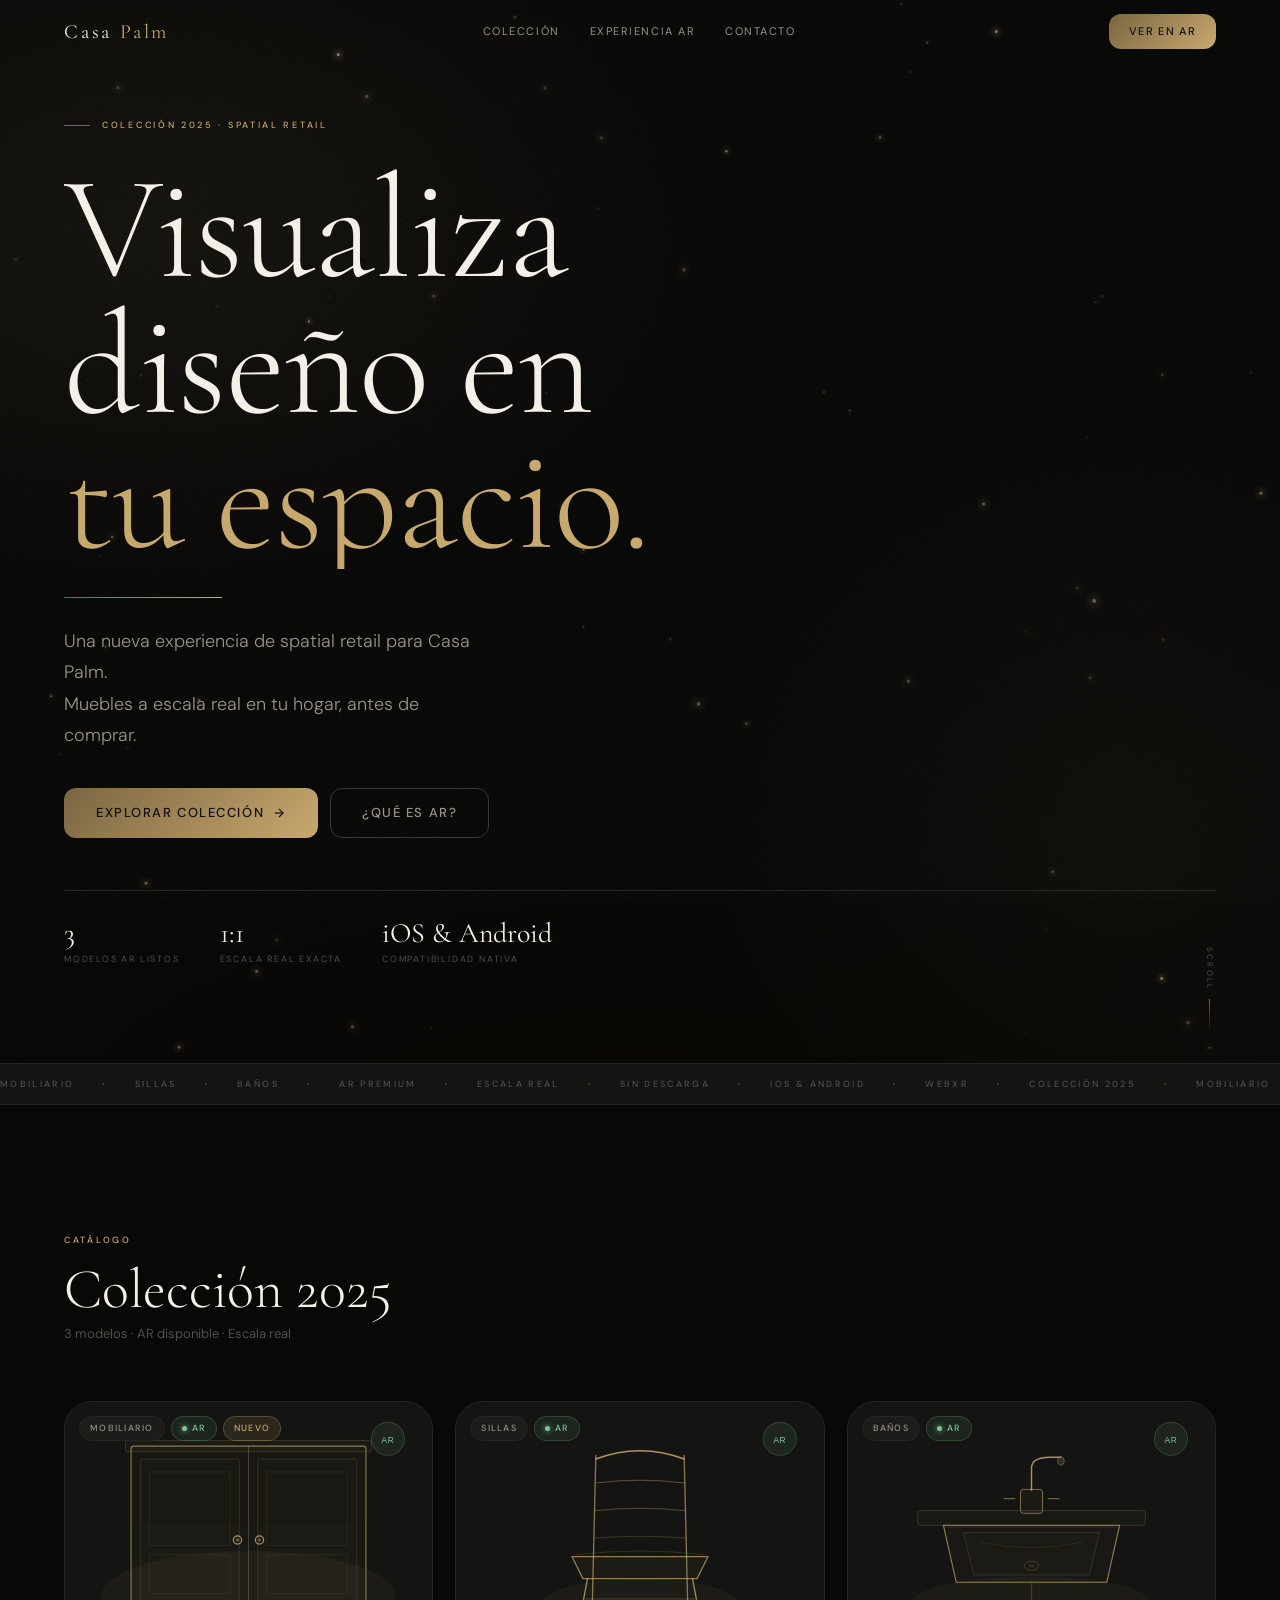
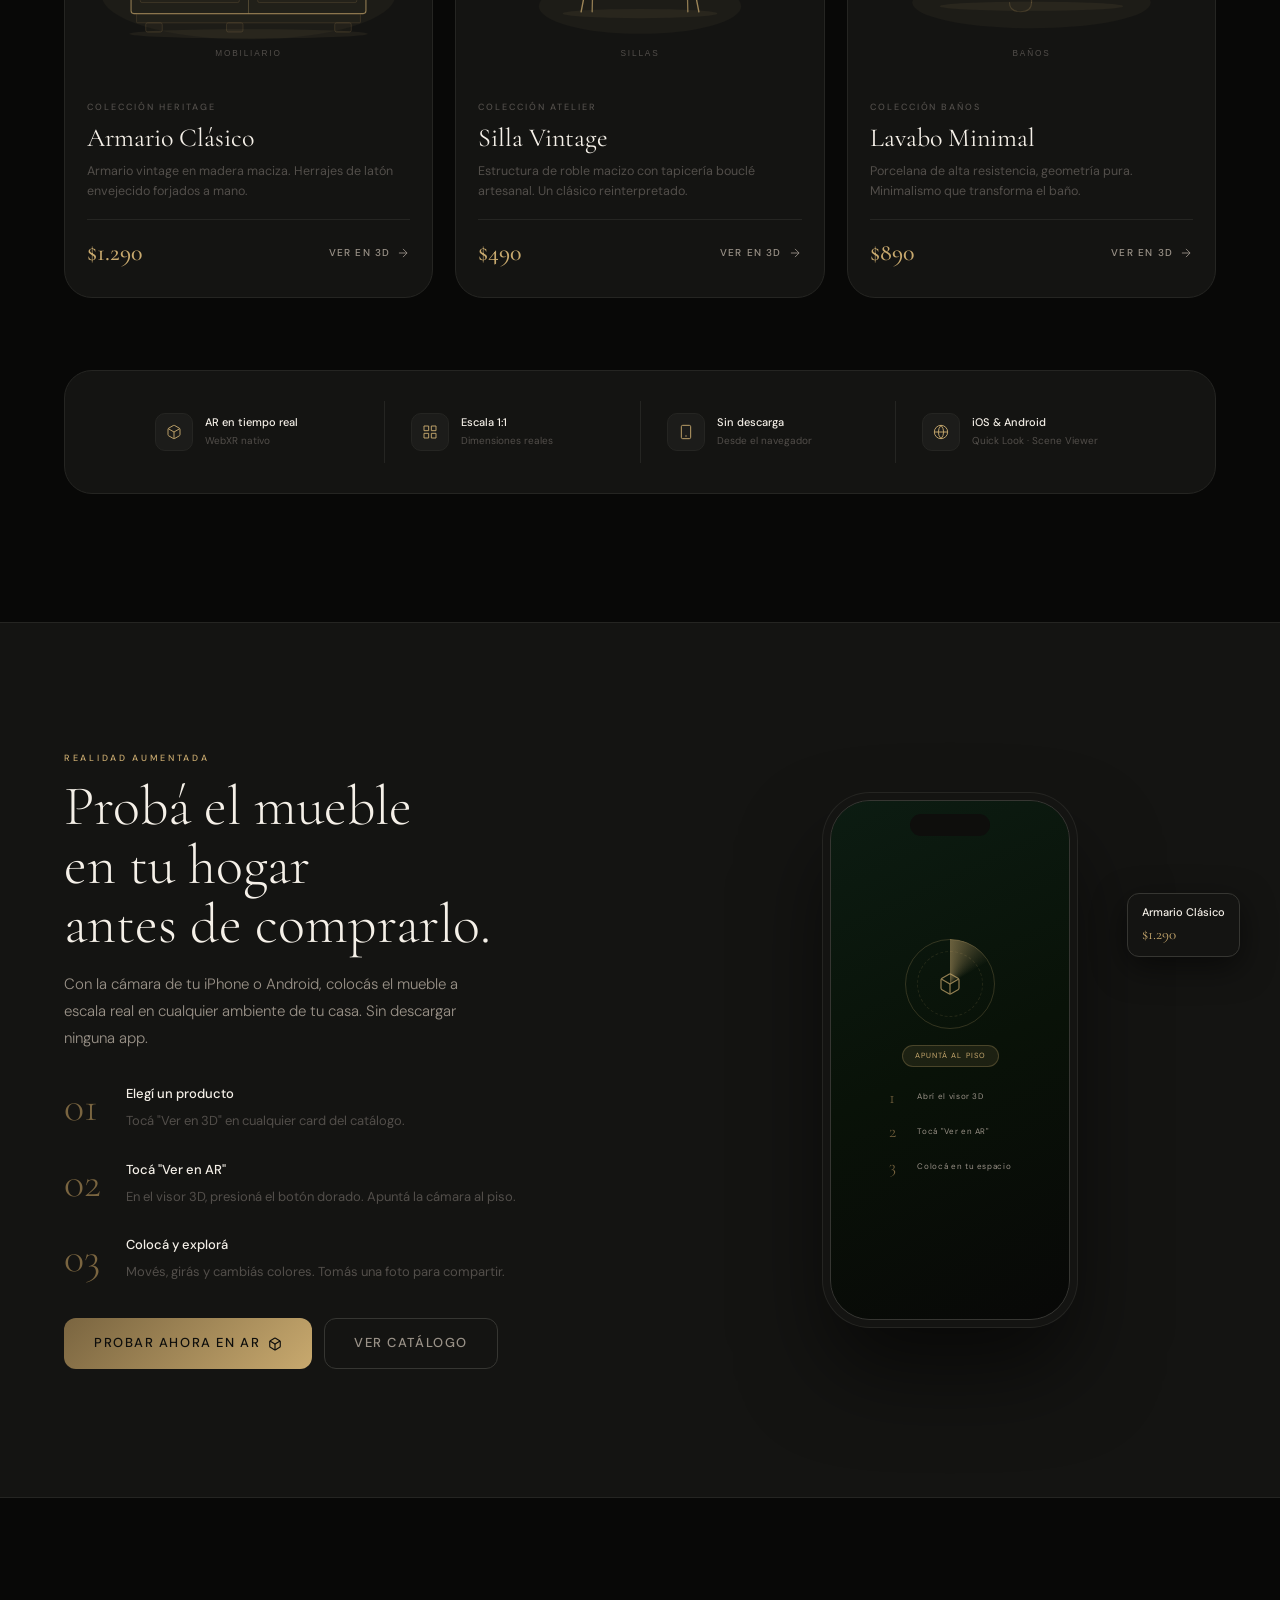
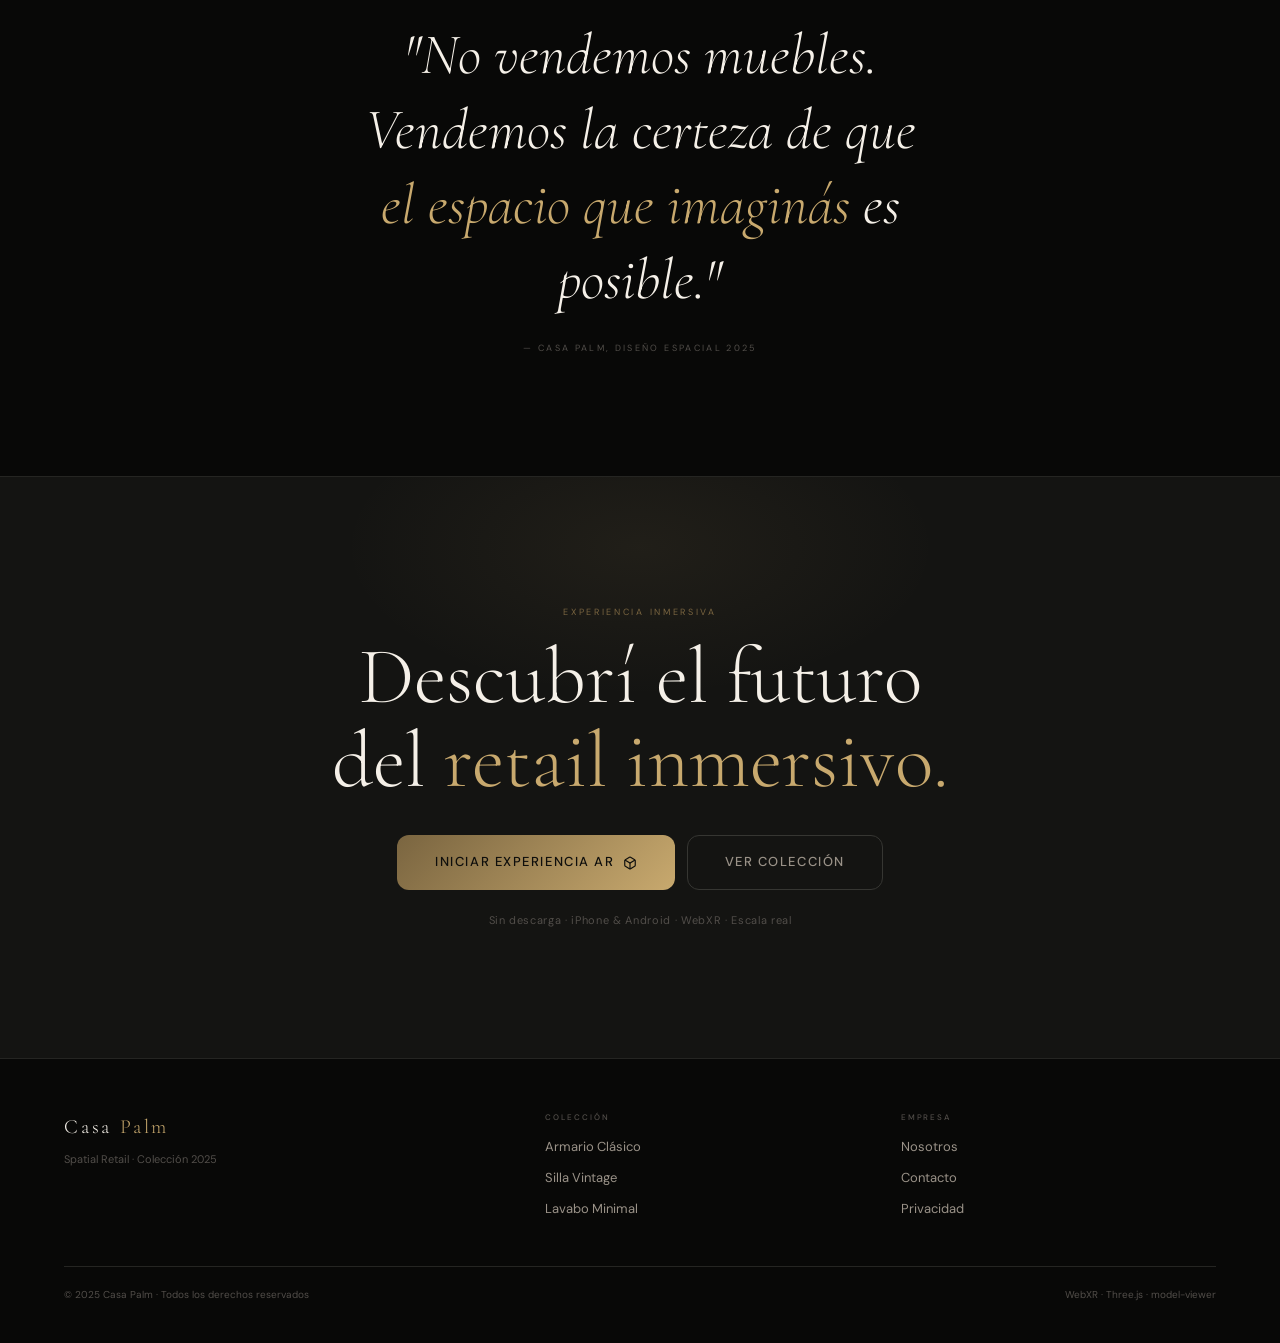
<file: index.html>
<!DOCTYPE html>
<html lang="es">
<head>
  <meta charset="UTF-8">
  <meta name="viewport" content="width=device-width, initial-scale=1.0">
  <meta name="description" content="Casa Palm — Visualizá tus muebles en realidad aumentada a escala real.">
  <meta name="theme-color" content="#080807">
  <title>Casa Palm — Spatial Retail</title>

  <link rel="preconnect" href="https://fonts.googleapis.com">
  <link rel="preconnect" href="https://fonts.gstatic.com" crossorigin>
  <link href="https://fonts.googleapis.com/css2?family=Cormorant+Garamond:ital,wght@0,300;0,400;0,500;1,300;1,400&family=DM+Sans:opsz,wght@9..40,300;9..40,400;9..40,500&display=swap" rel="stylesheet">

  <style>
  :root{
    --void:#080807;--ink:#0E0E0C;--sup:#141412;--sup2:#1C1C1A;
    --borde:#252522;--borde-hi:#363632;
    --oro:#C8A96E;--oro-l:#E5D4A8;--oro-d:#7A6540;
    --oro-glow:rgba(200,169,110,.13);
    --crema:#F5F0E8;--niebla:#9A9288;--fantasma:#524E4A;
    --serif:'Cormorant Garamond',Georgia,serif;
    --sans:'DM Sans',system-ui,sans-serif;
    --ease:cubic-bezier(.4,0,.2,1);
    --ease-o:cubic-bezier(0,0,.2,1);
    --spring:cubic-bezier(.34,1.56,.64,1);
    --tr:280ms var(--ease);
    --r:12px;--r-lg:20px;--r-xl:28px;
    --max:1360px;--gap:clamp(20px,5vw,72px);
  }
  *,*::before,*::after{box-sizing:border-box;margin:0;padding:0}
  html{scroll-behavior:smooth}
  body{background:var(--void);color:var(--crema);font-family:var(--sans);
    font-weight:400;line-height:1.6;-webkit-font-smoothing:antialiased;overflow-x:hidden}
  img,svg{display:block;max-width:100%}
  button,input{font:inherit}
  a{color:inherit;text-decoration:none}
  ul{list-style:none}
  ::selection{background:rgba(200,169,110,.22);color:var(--crema)}
  ::-webkit-scrollbar{width:3px}
  ::-webkit-scrollbar-thumb{background:var(--borde-hi);border-radius:2px}
  .wrap{width:100%;max-width:var(--max);margin-inline:auto;padding-inline:var(--gap)}

  /* GRAIN */
  .grain{position:fixed;inset:0;pointer-events:none;z-index:9999;opacity:.026;
    background-image:url("data:image/svg+xml,%3Csvg viewBox='0 0 256 256' xmlns='http://www.w3.org/2000/svg'%3E%3Cfilter id='n'%3E%3CfeTurbulence type='fractalNoise' baseFrequency='.85' numOctaves='4' stitchTiles='stitch'/%3E%3C/filter%3E%3Crect width='100%25' height='100%25' filter='url(%23n)'/%3E%3C/svg%3E");
    background-size:180px}

  /* NAV */
  #nav{position:fixed;top:0;left:0;right:0;z-index:900;height:64px;
    display:flex;align-items:center;justify-content:space-between;
    padding-inline:var(--gap);
    transition:background .5s var(--ease),border-color .5s var(--ease),backdrop-filter .5s var(--ease);
    border-bottom:1px solid transparent}
  #nav.on{background:rgba(8,8,7,.92);backdrop-filter:blur(24px);
    -webkit-backdrop-filter:blur(24px);border-bottom-color:var(--borde)}
  .nav-logo{font-family:var(--serif);font-size:20px;font-weight:400;letter-spacing:.14em}
  .nav-logo em{color:var(--oro);font-style:normal}
  .nav-links{display:flex;gap:30px}
  .nav-link{font-size:11px;letter-spacing:.14em;text-transform:uppercase;
    color:var(--niebla);transition:color var(--tr)}
  .nav-link:hover{color:var(--crema)}
  @media(max-width:768px){.nav-links{display:none}}
  .nav-cta{padding:9px 20px;border-radius:var(--r);
    background:linear-gradient(135deg,var(--oro-d),var(--oro));
    border:none;font-family:var(--sans);font-size:11px;font-weight:500;
    letter-spacing:.12em;text-transform:uppercase;color:var(--ink);
    cursor:pointer;transition:var(--tr)}
  .nav-cta:hover{background:linear-gradient(135deg,var(--oro),var(--oro-l));
    box-shadow:0 4px 22px rgba(200,169,110,.28)}

  /* HERO */
  #hero{position:relative;min-height:100svh;
    display:flex;flex-direction:column;justify-content:center;overflow:hidden;isolation:isolate}
  .h-atm{position:absolute;inset:0;z-index:0;
    background:radial-gradient(ellipse 70% 55% at 12% 22%,rgba(200,169,110,.07) 0%,transparent 62%),
      radial-gradient(ellipse 55% 65% at 88% 78%,rgba(200,169,110,.04) 0%,transparent 60%),
      radial-gradient(ellipse 100% 50% at 50% 108%,rgba(10,6,2,.96) 0%,transparent 55%),var(--void)}
  .h-scan{position:absolute;inset:0;z-index:1;pointer-events:none;
    background:repeating-linear-gradient(0deg,transparent,transparent 3px,rgba(0,0,0,.014) 3px,rgba(0,0,0,.014) 4px)}
  .h-grid{position:absolute;bottom:-10%;left:50%;z-index:1;width:180%;height:55%;
    transform:translateX(-50%) perspective(500px) rotateX(68deg);transform-origin:bottom center;
    background-image:linear-gradient(rgba(200,169,110,.052) 1px,transparent 1px),
      linear-gradient(90deg,rgba(200,169,110,.052) 1px,transparent 1px);
    background-size:48px 48px;
    mask-image:radial-gradient(ellipse 80% 70% at 50% 100%,black 0%,transparent 70%);
    -webkit-mask-image:radial-gradient(ellipse 80% 70% at 50% 100%,black 0%,transparent 70%);
    opacity:0;animation:gridOn 1.6s var(--ease) 1.4s forwards;pointer-events:none}
  @keyframes gridOn{to{opacity:1}}
  #hcv{position:absolute;inset:0;z-index:2;width:100%;height:100%;pointer-events:none}
  .h-body{position:relative;z-index:3;padding-inline:var(--gap);
    max-width:var(--max);margin-inline:auto;width:100%;padding-top:118px;padding-bottom:96px}
  .h-eye{display:flex;align-items:center;gap:12px;margin-bottom:30px;
    opacity:0;animation:up .9s var(--ease) .2s forwards}
  .eye-dash{width:26px;height:1px;background:var(--oro-d)}
  .eye-txt{font-size:9px;font-weight:500;letter-spacing:.30em;text-transform:uppercase;color:var(--oro)}
  .h-title{font-family:var(--serif);font-size:clamp(68px,11.5vw,148px);
    font-weight:300;line-height:.92;letter-spacing:-.01em;overflow:hidden;margin-bottom:10px}
  .tl{display:block;overflow:hidden;opacity:0;transform:translateY(105%)}
  .tl:nth-child(1){animation:lineUp 1s var(--ease-o) .36s forwards}
  .tl:nth-child(2){animation:lineUp 1s var(--ease-o) .52s forwards}
  .tl:nth-child(3){color:var(--oro);animation:lineUp 1s var(--ease-o) .68s forwards}
  .h-rule{height:1px;width:0;background:linear-gradient(90deg,var(--oro-d),var(--oro));
    margin-block:28px;animation:ruleGrow 1.1s var(--ease) .9s forwards}
  @keyframes ruleGrow{to{width:clamp(60px,13vw,158px)}}
  .h-sub{max-width:420px;font-size:clamp(15px,1.55vw,18px);font-weight:300;
    line-height:1.75;color:var(--niebla);opacity:0;animation:up .9s var(--ease) 1.06s forwards}
  .h-ctas{display:flex;gap:12px;flex-wrap:wrap;margin-top:36px;
    opacity:0;animation:up .9s var(--ease) 1.26s forwards}
  .h-stats{display:flex;gap:40px;flex-wrap:wrap;margin-top:52px;padding-top:28px;
    border-top:1px solid var(--borde);opacity:0;animation:up .9s var(--ease) 1.5s forwards}
  .sn{font-family:var(--serif);font-size:28px;font-weight:400;color:var(--crema);line-height:1;margin-bottom:5px}
  .sl{font-size:9px;letter-spacing:.20em;text-transform:uppercase;color:var(--fantasma)}
  .h-scroll{position:absolute;bottom:30px;right:var(--gap);z-index:3;
    display:flex;flex-direction:column;align-items:center;gap:8px;
    opacity:0;animation:up .8s var(--ease) 1.9s forwards;pointer-events:none}
  .sc-w{font-size:8px;letter-spacing:.28em;text-transform:uppercase;color:var(--fantasma);writing-mode:vertical-rl}
  .sc-l{width:1px;height:34px;background:linear-gradient(180deg,var(--oro-d),transparent);
    animation:tickPulse 2.2s ease-in-out infinite}
  @keyframes tickPulse{0%,100%{opacity:.35;height:34px}50%{opacity:1;height:50px}}
  @keyframes up{from{opacity:0;transform:translateY(20px)}to{opacity:1;transform:translateY(0)}}
  @keyframes lineUp{from{opacity:0;transform:translateY(105%)}to{opacity:1;transform:translateY(0)}}

  /* BOTONES */
  .btn{display:inline-flex;align-items:center;gap:8px;border:none;cursor:pointer;
    font-family:var(--sans);font-size:13px;font-weight:500;letter-spacing:.12em;
    text-transform:uppercase;border-radius:var(--r);transition:var(--tr);white-space:nowrap}
  .btn:active{transform:scale(.97)}
  .btn-g{padding:15px 32px;background:linear-gradient(135deg,var(--oro-d),var(--oro));color:var(--ink)}
  .btn-g:hover{background:linear-gradient(135deg,var(--oro),var(--oro-l));
    box-shadow:0 8px 32px rgba(200,169,110,.30);transform:translateY(-1px)}
  .btn-f{padding:14px 31px;background:transparent;border:1px solid var(--borde-hi);color:var(--niebla)}
  .btn-f:hover{border-color:var(--oro-d);color:var(--crema)}

  /* MARQUESINA */
  .mq-wrap{overflow:hidden;border-top:1px solid var(--borde);
    border-bottom:1px solid var(--borde);padding:13px 0;background:var(--sup)}
  .mq-track{display:flex;width:max-content;animation:mq 30s linear infinite}
  .mq-item{display:flex;align-items:center;gap:28px;padding-right:28px;
    font-size:9px;font-weight:500;letter-spacing:.26em;
    text-transform:uppercase;color:var(--fantasma);white-space:nowrap}
  .mq-item b{color:var(--oro-d)}
  @keyframes mq{from{transform:translateX(0)}to{transform:translateX(-50%)}}

  /* SECCIONES */
  .sec-tag{font-size:9px;font-weight:500;letter-spacing:.30em;text-transform:uppercase;
    color:var(--oro);margin-bottom:12px}
  .sec-h{font-family:var(--serif);font-size:clamp(34px,5vw,56px);font-weight:300;line-height:1.05}
  .sec-meta{font-size:13px;color:var(--fantasma);margin-top:6px}

  /* COLECCIÓN */
  #coleccion{padding:clamp(80px,10vw,130px) 0}
  .cards{display:grid;grid-template-columns:repeat(3,1fr);
    gap:clamp(14px,2vw,22px);margin-top:clamp(36px,5vw,56px)}
  @media(max-width:900px){.cards{grid-template-columns:repeat(2,1fr)}}
  @media(max-width:560px){.cards{grid-template-columns:1fr}}

  .card{background:var(--sup);border:1px solid var(--borde);border-radius:var(--r-xl);
    overflow:hidden;cursor:pointer;
    transition:border-color .38s var(--ease),transform .38s var(--ease),box-shadow .38s var(--ease);
    display:flex;flex-direction:column}
  .card:hover{border-color:rgba(200,169,110,.38);transform:translateY(-6px);
    box-shadow:0 28px 72px rgba(0,0,0,.48)}
  .card:focus-visible{outline:2px solid var(--oro-d);outline-offset:3px}

  /* Visual de card — thumbnail */
  .card-vis{position:relative;aspect-ratio:4/3;background:var(--sup2);overflow:hidden;
    display:flex;align-items:center;justify-content:center}
  .card-vis img{width:100%;height:100%;object-fit:cover;
    transition:transform .55s var(--ease)}
  .card:hover .card-vis img{transform:scale(1.06)}

  /* Placeholder cuando no hay imagen */
  .card-placeholder{position:absolute;inset:0;display:flex;align-items:center;
    justify-content:center;color:var(--borde-hi)}

  .card-ov{position:absolute;inset:0;
    background:linear-gradient(180deg,transparent 20%,rgba(8,8,7,.88) 100%);
    display:flex;align-items:flex-end;padding:18px;
    opacity:0;transition:opacity .32s var(--ease)}
  .card:hover .card-ov{opacity:1}
  .ov-btn{width:100%;padding:11px 14px;background:rgba(200,169,110,.92);
    border:none;border-radius:10px;font-family:var(--sans);font-size:11px;font-weight:500;
    letter-spacing:.12em;text-transform:uppercase;color:var(--ink);
    cursor:pointer;transition:background var(--tr)}
  .ov-btn:hover{background:var(--oro-l)}

  .card-bgs{position:absolute;top:14px;left:14px;display:flex;gap:6px;z-index:2}
  .bdg{display:inline-flex;align-items:center;padding:3px 10px;border-radius:100px;
    font-size:9px;font-weight:500;letter-spacing:.14em;text-transform:uppercase}
  .bdg-s{background:var(--sup2);border:1px solid var(--borde);color:var(--niebla)}
  .bdg-g{background:var(--oro-glow);border:1px solid rgba(200,169,110,.28);color:var(--oro)}
  .bdg-ar{display:flex;align-items:center;gap:5px;padding:4px 10px;border-radius:100px;
    background:rgba(90,158,114,.12);border:1px solid rgba(90,158,114,.30);
    font-size:9px;font-weight:500;letter-spacing:.12em;text-transform:uppercase;color:#7EC896}
  .ar-dot{width:5px;height:5px;border-radius:50%;background:#7EC896;
    box-shadow:0 0 6px #7EC896;animation:arBlink 2.3s ease-in-out infinite}
  @keyframes arBlink{0%,100%{opacity:1}50%{opacity:.2}}

  .card-body{padding:22px 22px 24px;display:flex;flex-direction:column;flex:1}
  .card-sub{font-size:9px;font-weight:500;letter-spacing:.22em;text-transform:uppercase;
    color:var(--fantasma);margin-bottom:8px}
  .card-nom{font-family:var(--serif);font-size:clamp(20px,2.5vw,26px);font-weight:400;
    line-height:1.2;color:var(--crema);margin-bottom:8px}
  .card-desc{font-size:12.5px;color:var(--fantasma);line-height:1.6;margin-bottom:18px;flex:1}
  .card-foot{display:flex;align-items:center;justify-content:space-between;
    padding-top:14px;border-top:1px solid var(--borde)}
  .card-price{font-family:var(--serif);font-size:24px;font-weight:500;color:var(--oro)}
  .card-act{display:flex;align-items:center;gap:6px;font-size:10px;font-weight:500;
    letter-spacing:.12em;text-transform:uppercase;color:var(--niebla);transition:color var(--tr)}
  .card:hover .card-act{color:var(--oro)}
  .card-act svg{width:14px;height:14px}

  /* FEATURES */
  .feats{display:flex;flex-wrap:wrap;justify-content:center;
    margin-top:clamp(48px,6vw,72px);padding:30px var(--gap);
    background:var(--sup);border:1px solid var(--borde);border-radius:var(--r-xl)}
  .feat{display:flex;align-items:center;gap:12px;padding:12px 26px;
    flex:1;min-width:150px;border-right:1px solid var(--borde)}
  .feat:last-child{border-right:none}
  @media(max-width:640px){.feat{border-right:none;border-bottom:1px solid var(--borde)}.feat:last-child{border-bottom:none}}
  .feat-ico{width:38px;height:38px;border-radius:10px;background:var(--sup2);
    border:1px solid var(--borde);display:flex;align-items:center;justify-content:center;
    color:var(--oro);flex-shrink:0}
  .feat-ico svg{width:16px;height:16px}
  .feat-t{font-size:11px;font-weight:500;color:var(--crema);margin-bottom:2px}
  .feat-s{font-size:10px;color:var(--fantasma)}

  /* EXPERIENCIA AR */
  #experiencia{padding:clamp(80px,10vw,140px) 0;background:var(--sup);
    border-top:1px solid var(--borde);border-bottom:1px solid var(--borde)}
  .exp-lay{display:grid;grid-template-columns:1fr 1fr;
    gap:clamp(40px,7vw,100px);align-items:center}
  @media(max-width:820px){.exp-lay{grid-template-columns:1fr}.exp-r{order:-1}}
  .exp-pasos{display:flex;flex-direction:column;gap:28px;margin-top:32px}
  .paso{display:flex;gap:22px;align-items:flex-start}
  .paso-n{font-family:var(--serif);font-size:42px;font-weight:300;
    color:var(--oro-d);line-height:1;flex-shrink:0;width:40px;padding-top:2px}
  .paso-t h4{font-size:13px;font-weight:500;color:var(--crema);margin-bottom:5px}
  .paso-t p{font-size:13px;color:var(--fantasma);line-height:1.65}
  .exp-ctas{margin-top:36px;display:flex;gap:12px;flex-wrap:wrap}

  /* TELÉFONO MOCKUP — visual AR explicativo */
  .exp-r{display:flex;justify-content:center;align-items:center;position:relative}
  .tel{width:min(240px,58vw);aspect-ratio:9/19.5;
    border:1.5px solid var(--borde-hi);border-radius:40px;
    background:var(--sup2);overflow:hidden;position:relative;
    box-shadow:0 0 0 7px var(--sup),0 0 0 8px var(--borde),0 48px 88px rgba(0,0,0,.58)}
  .tel-notch{position:absolute;top:13px;left:50%;transform:translateX(-50%);
    width:80px;height:22px;background:var(--ink);border-radius:100px;z-index:3}
  .tel-screen{position:absolute;inset:0;
    background:linear-gradient(155deg,#0C1C12 0%,#091208 50%,var(--void) 100%);
    display:flex;flex-direction:column;align-items:center;justify-content:center;gap:16px}

  /* Pasos visuales dentro del teléfono */
  .tel-steps{display:flex;flex-direction:column;align-items:center;gap:6px;padding:0 20px}
  .tel-step{display:flex;align-items:center;gap:8px;width:100%}
  .tel-step-n{font-family:var(--serif);font-size:18px;color:var(--oro-d);
    font-weight:300;flex-shrink:0;width:20px}
  .tel-step-t{font-size:8px;letter-spacing:.08em;color:var(--niebla);line-height:1.4}

  /* Anillo AR en el teléfono */
  .ar-ring{width:90px;height:90px;position:relative;
    display:flex;align-items:center;justify-content:center;flex-shrink:0}
  .r-ext{position:absolute;inset:0;border:1px solid rgba(200,169,110,.22);
    border-radius:50%;animation:breathe 3s ease-in-out infinite}
  .r-int{position:absolute;inset:12px;border:1px dashed rgba(200,169,110,.14);
    border-radius:50%;animation:breathe 3s ease-in-out .8s infinite reverse}
  .r-spin{position:absolute;inset:0;border-radius:50%;overflow:hidden}
  .r-spin::after{content:'';position:absolute;inset:0;border-radius:50%;
    background:conic-gradient(from 0deg,rgba(200,169,110,.5) 0deg,transparent 60deg,transparent 360deg);
    animation:spin 2.4s linear infinite}
  @keyframes breathe{0%,100%{transform:scale(1);opacity:.5}50%{transform:scale(1.08);opacity:1}}
  @keyframes spin{to{transform:rotate(360deg)}}
  .ar-ico{color:var(--oro);opacity:.72;z-index:1}
  .tel-est{padding:4px 12px;border-radius:100px;
    background:rgba(200,169,110,.10);border:1px solid rgba(200,169,110,.26);
    font-size:7.5px;letter-spacing:.14em;text-transform:uppercase;color:var(--oro)}

  /* Tag flotante */
  .tel-tag{position:absolute;top:18%;right:-24px;
    background:var(--sup);border:1px solid var(--borde-hi);
    border-radius:var(--r);padding:10px 14px;
    box-shadow:0 10px 32px rgba(0,0,0,.5)}
  .tt-nom{font-size:11px;font-weight:500;color:var(--crema);white-space:nowrap}
  .tt-pre{font-family:var(--serif);font-size:15px;color:var(--oro)}
  @media(max-width:480px){.tel-tag{display:none}}

  /* MANIFIESTO */
  #manifiesto{padding:clamp(80px,10vw,120px) 0;text-align:center}
  .mani-q{font-family:var(--serif);font-size:clamp(28px,4.5vw,58px);
    font-weight:300;font-style:italic;line-height:1.3;color:var(--crema);
    max-width:820px;margin-inline:auto;padding-inline:var(--gap)}
  .mani-q em{color:var(--oro);font-style:italic}
  .mani-src{margin-top:24px;font-size:9px;letter-spacing:.26em;
    text-transform:uppercase;color:var(--fantasma)}

  /* CTA FINAL */
  #cta-final{padding:clamp(80px,10vw,140px) 0;background:var(--sup);
    border-top:1px solid var(--borde);text-align:center;position:relative;overflow:hidden}
  #cta-final::before{content:'';position:absolute;top:-80px;left:50%;
    transform:translateX(-50%);width:600px;height:300px;
    background:radial-gradient(ellipse,rgba(200,169,110,.07) 0%,transparent 70%);
    pointer-events:none}
  .cta-eti{font-size:9px;letter-spacing:.30em;text-transform:uppercase;color:var(--oro-d);margin-bottom:16px}
  .cta-h{font-family:var(--serif);font-size:clamp(38px,6.5vw,80px);
    font-weight:300;line-height:1.05;color:var(--crema);
    max-width:660px;margin-inline:auto;margin-bottom:32px}
  .cta-h em{color:var(--oro);font-style:normal}
  .cta-acc{display:flex;gap:12px;justify-content:center;flex-wrap:wrap}
  .cta-nota{margin-top:22px;font-size:11px;color:var(--fantasma);letter-spacing:.06em}

  /* FOOTER */
  footer{padding:52px 0 40px;border-top:1px solid var(--borde)}
  .pie{display:grid;grid-template-columns:1.4fr 1fr 1fr;gap:40px}
  @media(max-width:640px){.pie{grid-template-columns:1fr;gap:28px}}
  .pie-logo{font-family:var(--serif);font-size:20px;font-weight:300;
    letter-spacing:.14em;margin-bottom:8px}
  .pie-logo em{color:var(--oro);font-style:normal}
  .pie-line{font-size:11px;color:var(--fantasma)}
  .pie-col h5{font-size:8px;font-weight:500;letter-spacing:.24em;
    text-transform:uppercase;color:var(--fantasma);margin-bottom:14px}
  .pie-col a{display:block;font-size:13px;color:var(--niebla);
    margin-bottom:10px;transition:color var(--tr)}
  .pie-col a:hover{color:var(--crema)}
  .pie-base{margin-top:36px;padding-top:20px;border-top:1px solid var(--borde);
    display:flex;justify-content:space-between;gap:12px;flex-wrap:wrap}
  .pie-copy{font-size:10px;color:var(--fantasma)}

  /* REVEAL */
  [data-r]{opacity:0;transform:translateY(26px);
    transition:opacity .72s var(--ease),transform .72s var(--ease)}
  [data-r].vis{opacity:1;transform:translateY(0)}
  [data-r][data-d="1"]{transition-delay:.08s}
  [data-r][data-d="2"]{transition-delay:.16s}
  [data-r][data-d="3"]{transition-delay:.24s}
  [data-r][data-d="4"]{transition-delay:.32s}
  </style>
</head>
<body>

<div class="grain" aria-hidden="true"></div>

<!-- NAV -->
<nav id="nav">
  <a href="index.html" class="nav-logo">Casa <em>Palm</em></a>
  <div class="nav-links">
    <a href="#coleccion"   class="nav-link">Colección</a>
    <a href="#experiencia" class="nav-link">Experiencia AR</a>
    <a href="#"            class="nav-link">Contacto</a>
  </div>
  <!-- ✅ viewer.html (no visor.html) -->
  <button class="nav-cta" onclick="location.href='viewer.html?product=mueble'">Ver en AR</button>
</nav>

<!-- HERO -->
<section id="hero">
  <div class="h-atm" aria-hidden="true"></div>
  <div class="h-scan" aria-hidden="true"></div>
  <div class="h-grid" aria-hidden="true"></div>
  <canvas id="hcv" aria-hidden="true"></canvas>

  <div class="h-body">
    <p class="h-eye">
      <span class="eye-dash"></span>
      <span class="eye-txt">Colección 2025 · Spatial Retail</span>
    </p>
    <h1 class="h-title">
      <span class="tl">Visualiza</span>
      <span class="tl">diseño en</span>
      <span class="tl">tu espacio.</span>
    </h1>
    <div class="h-rule"></div>
    <p class="h-sub">
      Una nueva experiencia de spatial retail para Casa Palm.<br>
      Muebles a escala real en tu hogar, antes de comprar.
    </p>
    <div class="h-ctas">
      <button class="btn btn-g"
        onclick="document.getElementById('coleccion').scrollIntoView({behavior:'smooth'})">
        Explorar colección
        <svg width="14" height="14" viewBox="0 0 24 24" fill="none" stroke="currentColor" stroke-width="2">
          <line x1="5" y1="12" x2="19" y2="12"/><polyline points="12 5 19 12 12 19"/>
        </svg>
      </button>
      <button class="btn btn-f"
        onclick="document.getElementById('experiencia').scrollIntoView({behavior:'smooth'})">
        ¿Qué es AR?
      </button>
    </div>
    <div class="h-stats">
      <div><div class="sn">3</div><div class="sl">Modelos AR listos</div></div>
      <div><div class="sn">1:1</div><div class="sl">Escala real exacta</div></div>
      <div><div class="sn">iOS &amp; Android</div><div class="sl">Compatibilidad nativa</div></div>
    </div>
  </div>

  <div class="h-scroll" aria-hidden="true">
    <span class="sc-w">Scroll</span>
    <div class="sc-l"></div>
  </div>
</section>

<!-- MARQUESINA -->
<div class="mq-wrap" aria-hidden="true">
  <div class="mq-track" id="mq"></div>
</div>

<!-- COLECCIÓN -->
<section id="coleccion">
  <div class="wrap">
    <div style="display:flex;align-items:flex-end;justify-content:space-between;flex-wrap:wrap;gap:16px" data-r>
      <div>
        <p class="sec-tag">Catálogo</p>
        <h2 class="sec-h">Colección 2025</h2>
        <p class="sec-meta">3 modelos · AR disponible · Escala real</p>
      </div>
    </div>

    <div class="cards">

      <!-- ARMARIO CLÁSICO -->
      <!-- ✅ viewer.html?product=mueble -->
      <article class="card" tabindex="0" role="button"
        onclick="location.href='viewer.html?product=mueble'"
        onkeydown="if(event.key==='Enter'||event.key===' '){event.preventDefault();location.href='viewer.html?product=mueble'}"
        data-r data-d="1">
        <div class="card-vis">
          <!-- ✅ thumbnails/ (no miniaturas/) -->
          <img src="thumbnails/mueble.svg" alt="Armario Clásico"
            width="400" height="300" loading="eager" decoding="async"
            onerror="this.style.display='none'">
          <div class="card-ov">
            <button class="ov-btn" tabindex="-1">Ver en 3D →</button>
          </div>
          <div class="card-bgs">
            <span class="bdg bdg-s">Mobiliario</span>
            <span class="bdg-ar"><span class="ar-dot"></span>AR</span>
            <span class="bdg bdg-g">Nuevo</span>
          </div>
        </div>
        <div class="card-body">
          <p class="card-sub">Colección Heritage</p>
          <h3 class="card-nom">Armario Clásico</h3>
          <p class="card-desc">Armario vintage en madera maciza. Herrajes de latón envejecido forjados a mano.</p>
          <div class="card-foot">
            <span class="card-price">$1.290</span>
            <span class="card-act">
              Ver en 3D
              <svg viewBox="0 0 24 24" fill="none" stroke="currentColor" stroke-width="1.5">
                <line x1="5" y1="12" x2="19" y2="12"/>
                <polyline points="12 5 19 12 12 19"/>
              </svg>
            </span>
          </div>
        </div>
      </article>

      <!-- SILLA VINTAGE -->
      <!-- ✅ viewer.html?product=silla-vintage -->
      <article class="card" tabindex="0" role="button"
        onclick="location.href='viewer.html?product=silla-vintage'"
        onkeydown="if(event.key==='Enter'||event.key===' '){event.preventDefault();location.href='viewer.html?product=silla-vintage'}"
        data-r data-d="2">
        <div class="card-vis">
          <!-- ✅ thumbnails/ -->
          <img src="thumbnails/silla-vintage.svg" alt="Silla Vintage"
            width="400" height="300" loading="lazy" decoding="async"
            onerror="this.style.display='none'">
          <div class="card-ov">
            <button class="ov-btn" tabindex="-1">Ver en 3D →</button>
          </div>
          <div class="card-bgs">
            <span class="bdg bdg-s">Sillas</span>
            <span class="bdg-ar"><span class="ar-dot"></span>AR</span>
          </div>
        </div>
        <div class="card-body">
          <p class="card-sub">Colección Atelier</p>
          <h3 class="card-nom">Silla Vintage</h3>
          <p class="card-desc">Estructura de roble macizo con tapicería bouclé artesanal. Un clásico reinterpretado.</p>
          <div class="card-foot">
            <span class="card-price">$490</span>
            <span class="card-act">
              Ver en 3D
              <svg viewBox="0 0 24 24" fill="none" stroke="currentColor" stroke-width="1.5">
                <line x1="5" y1="12" x2="19" y2="12"/>
                <polyline points="12 5 19 12 12 19"/>
              </svg>
            </span>
          </div>
        </div>
      </article>

      <!-- LAVABO MINIMAL -->
      <!-- ✅ viewer.html?product=lavabo -->
      <article class="card" tabindex="0" role="button"
        onclick="location.href='viewer.html?product=lavabo'"
        onkeydown="if(event.key==='Enter'||event.key===' '){event.preventDefault();location.href='viewer.html?product=lavabo'}"
        data-r data-d="3">
        <div class="card-vis">
          <!-- ✅ thumbnails/ -->
          <img src="thumbnails/lavabo.svg" alt="Lavabo Minimal"
            width="400" height="300" loading="lazy" decoding="async"
            onerror="this.style.display='none'">
          <div class="card-ov">
            <button class="ov-btn" tabindex="-1">Ver en 3D →</button>
          </div>
          <div class="card-bgs">
            <span class="bdg bdg-s">Baños</span>
            <span class="bdg-ar"><span class="ar-dot"></span>AR</span>
          </div>
        </div>
        <div class="card-body">
          <p class="card-sub">Colección Baños</p>
          <h3 class="card-nom">Lavabo Minimal</h3>
          <p class="card-desc">Porcelana de alta resistencia, geometría pura. Minimalismo que transforma el baño.</p>
          <div class="card-foot">
            <span class="card-price">$890</span>
            <span class="card-act">
              Ver en 3D
              <svg viewBox="0 0 24 24" fill="none" stroke="currentColor" stroke-width="1.5">
                <line x1="5" y1="12" x2="19" y2="12"/>
                <polyline points="12 5 19 12 12 19"/>
              </svg>
            </span>
          </div>
        </div>
      </article>

    </div><!-- /cards -->

    <!-- Features -->
    <div class="feats" data-r data-d="4">
      <div class="feat">
        <div class="feat-ico">
          <svg viewBox="0 0 24 24" fill="none" stroke="currentColor" stroke-width="1.4">
            <path d="M21 16V8a2 2 0 0 0-1-1.73l-7-4a2 2 0 0 0-2 0l-7 4A2 2 0 0 0 3 8v8a2 2 0 0 0 1 1.73l7 4a2 2 0 0 0 2 0l7-4A2 2 0 0 0 21 16z"/>
            <polyline points="3.27 6.96 12 12.01 20.73 6.96"/>
            <line x1="12" y1="22.08" x2="12" y2="12"/>
          </svg>
        </div>
        <div><div class="feat-t">AR en tiempo real</div><div class="feat-s">WebXR nativo</div></div>
      </div>
      <div class="feat">
        <div class="feat-ico">
          <svg viewBox="0 0 24 24" fill="none" stroke="currentColor" stroke-width="1.4">
            <path d="M3 3h7v7H3zM14 3h7v7h-7zM14 14h7v7h-7zM3 14h7v7H3z"/>
          </svg>
        </div>
        <div><div class="feat-t">Escala 1:1</div><div class="feat-s">Dimensiones reales</div></div>
      </div>
      <div class="feat">
        <div class="feat-ico">
          <svg viewBox="0 0 24 24" fill="none" stroke="currentColor" stroke-width="1.4">
            <rect x="5" y="2" width="14" height="20" rx="2"/>
            <line x1="12" y1="18" x2="12.01" y2="18" stroke-linecap="round" stroke-width="2"/>
          </svg>
        </div>
        <div><div class="feat-t">Sin descarga</div><div class="feat-s">Desde el navegador</div></div>
      </div>
      <div class="feat">
        <div class="feat-ico">
          <svg viewBox="0 0 24 24" fill="none" stroke="currentColor" stroke-width="1.4">
            <circle cx="12" cy="12" r="10"/>
            <path d="M2 12h20M12 2a15 15 0 0 1 4 10 15 15 0 0 1-4 10 15 15 0 0 1-4-10 15 15 0 0 1 4-10z"/>
          </svg>
        </div>
        <div><div class="feat-t">iOS &amp; Android</div><div class="feat-s">Quick Look · Scene Viewer</div></div>
      </div>
    </div>

  </div>
</section>

<!-- EXPERIENCIA AR — rediseñada para ser más clara -->
<section id="experiencia">
  <div class="wrap">
    <div class="exp-lay">

      <div>
        <div data-r>
          <p class="sec-tag">Realidad Aumentada</p>
          <h2 class="sec-h">Probá el mueble<br>en tu hogar<br>antes de comprarlo.</h2>
        </div>
        <p style="font-size:15px;color:var(--niebla);font-weight:300;line-height:1.8;margin-top:18px;max-width:400px" data-r data-d="1">
          Con la cámara de tu iPhone o Android, colocás el mueble a escala real en cualquier ambiente de tu casa. Sin descargar ninguna app.
        </p>
        <div class="exp-pasos" data-r data-d="2">
          <div class="paso">
            <div class="paso-n">01</div>
            <div class="paso-t">
              <h4>Elegí un producto</h4>
              <p>Tocá "Ver en 3D" en cualquier card del catálogo.</p>
            </div>
          </div>
          <div class="paso">
            <div class="paso-n">02</div>
            <div class="paso-t">
              <h4>Tocá "Ver en AR"</h4>
              <p>En el visor 3D, presioná el botón dorado. Apuntá la cámara al piso.</p>
            </div>
          </div>
          <div class="paso">
            <div class="paso-n">03</div>
            <div class="paso-t">
              <h4>Colocá y explorá</h4>
              <p>Movés, girás y cambiás colores. Tomás una foto para compartir.</p>
            </div>
          </div>
        </div>
        <div class="exp-ctas" data-r data-d="3">
          <button class="btn btn-g"
            onclick="location.href='viewer.html?product=mueble'"
            style="font-size:13px;padding:15px 30px">
            Probar ahora en AR
            <svg width="14" height="14" viewBox="0 0 24 24" fill="none" stroke="currentColor" stroke-width="2">
              <path d="M21 16V8a2 2 0 0 0-1-1.73l-7-4a2 2 0 0 0-2 0l-7 4A2 2 0 0 0 3 8v8a2 2 0 0 0 1 1.73l7 4a2 2 0 0 0 2 0l7-4A2 2 0 0 0 21 16z"/>
              <polyline points="3.27 6.96 12 12.01 20.73 6.96"/>
              <line x1="12" y1="22.08" x2="12" y2="12"/>
            </svg>
          </button>
          <button class="btn btn-f"
            onclick="document.getElementById('coleccion').scrollIntoView({behavior:'smooth'})"
            style="font-size:13px;padding:14px 29px">
            Ver catálogo
          </button>
        </div>
      </div>

      <!-- TELÉFONO: muestra los 3 pasos claramente -->
      <div class="exp-r" data-r data-d="2">
        <div class="tel">
          <div class="tel-notch"></div>
          <div class="tel-screen">

            <!-- Anillo AR + icono -->
            <div class="ar-ring">
              <div class="r-ext"></div>
              <div class="r-int"></div>
              <div class="r-spin"></div>
              <svg class="ar-ico" width="24" height="24" viewBox="0 0 24 24" fill="none" stroke="currentColor" stroke-width="1.2">
                <path d="M21 16V8a2 2 0 0 0-1-1.73l-7-4a2 2 0 0 0-2 0l-7 4A2 2 0 0 0 3 8v8a2 2 0 0 0 1 1.73l7 4a2 2 0 0 0 2 0l7-4A2 2 0 0 0 21 16z"/>
                <polyline points="3.27 6.96 12 12.01 20.73 6.96"/>
                <line x1="12" y1="22.08" x2="12" y2="12"/>
              </svg>
            </div>

            <div class="tel-est">Apuntá al piso</div>

            <!-- Pasos resumidos dentro del tel -->
            <div class="tel-steps">
              <div class="tel-step">
                <div class="tel-step-n">1</div>
                <div class="tel-step-t">Abrí el visor 3D</div>
              </div>
              <div class="tel-step">
                <div class="tel-step-n">2</div>
                <div class="tel-step-t">Tocá "Ver en AR"</div>
              </div>
              <div class="tel-step">
                <div class="tel-step-n">3</div>
                <div class="tel-step-t">Colocá en tu espacio</div>
              </div>
            </div>

          </div>
        </div>

        <!-- Tag flotante del producto -->
        <div class="tel-tag">
          <div class="tt-nom">Armario Clásico</div>
          <div class="tt-pre">$1.290</div>
        </div>
      </div>

    </div>
  </div>
</section>

<!-- MANIFIESTO -->
<section id="manifiesto">
  <div data-r>
    <blockquote class="mani-q">
      "No vendemos muebles.<br>
      Vendemos la certeza de que<br>
      <em>el espacio que imaginás</em> es posible."
    </blockquote>
    <p class="mani-src">— Casa Palm, Diseño Espacial 2025</p>
  </div>
</section>

<!-- CTA FINAL -->
<section id="cta-final">
  <div class="wrap">
    <div data-r>
      <p class="cta-eti">Experiencia inmersiva</p>
      <h2 class="cta-h">Descubrí el futuro<br>del <em>retail inmersivo.</em></h2>
      <div class="cta-acc">
        <!-- ✅ viewer.html -->
        <button class="btn btn-g"
          onclick="location.href='viewer.html?product=mueble'"
          style="font-size:13px;padding:17px 38px">
          Iniciar experiencia AR
          <svg width="14" height="14" viewBox="0 0 24 24" fill="none" stroke="currentColor" stroke-width="2">
            <path d="M21 16V8a2 2 0 0 0-1-1.73l-7-4a2 2 0 0 0-2 0l-7 4A2 2 0 0 0 3 8v8a2 2 0 0 0 1 1.73l7 4a2 2 0 0 0 2 0l7-4A2 2 0 0 0 21 16z"/>
            <polyline points="3.27 6.96 12 12.01 20.73 6.96"/>
            <line x1="12" y1="22.08" x2="12" y2="12"/>
          </svg>
        </button>
        <button class="btn btn-f"
          onclick="document.getElementById('coleccion').scrollIntoView({behavior:'smooth'})"
          style="font-size:13px;padding:16px 37px">
          Ver colección
        </button>
      </div>
      <p class="cta-nota">Sin descarga · iPhone &amp; Android · WebXR · Escala real</p>
    </div>
  </div>
</section>

<!-- FOOTER -->
<footer>
  <div class="wrap">
    <div class="pie">
      <div>
        <div class="pie-logo">Casa <em>Palm</em></div>
        <p class="pie-line">Spatial Retail · Colección 2025</p>
      </div>
      <div class="pie-col">
        <h5>Colección</h5>
        <!-- ✅ viewer.html -->
        <a href="viewer.html?product=mueble">Armario Clásico</a>
        <a href="viewer.html?product=silla-vintage">Silla Vintage</a>
        <a href="viewer.html?product=lavabo">Lavabo Minimal</a>
      </div>
      <div class="pie-col">
        <h5>Empresa</h5>
        <a href="#">Nosotros</a>
        <a href="#">Contacto</a>
        <a href="#">Privacidad</a>
      </div>
    </div>
    <div class="pie-base">
      <span class="pie-copy">© 2025 Casa Palm · Todos los derechos reservados</span>
      <span class="pie-copy">WebXR · Three.js · model-viewer</span>
    </div>
  </div>
</footer>

<script>
/* NAV scroll */
window.addEventListener('scroll',function(){
  document.getElementById('nav').classList.toggle('on',window.scrollY>50);
},{passive:true});

/* PARTÍCULAS hero */
(function(){
  var cv=document.getElementById('hcv'),ctx=cv.getContext('2d');
  function r(){cv.width=cv.offsetWidth;cv.height=cv.offsetHeight;}
  r();window.addEventListener('resize',r,{passive:true});
  var pts=[];
  for(var i=0;i<68;i++)pts.push({
    x:Math.random(),y:Math.random(),
    vx:(Math.random()-.5)*.00022,vy:-(Math.random()*.00035+.0001),
    r:Math.random()*1.7+.25,a:Math.random()*.28+.06,ph:Math.random()*Math.PI*2
  });
  (function d(){
    var W=cv.width,H=cv.height;ctx.clearRect(0,0,W,H);
    var t=performance.now()*.001;
    for(var i=0;i<pts.length;i++){
      var p=pts[i],al=p.a*(.62+.38*Math.sin(t*.72+p.ph));
      var px=p.x*W,py=p.y*H;
      var g=ctx.createRadialGradient(px,py,0,px,py,p.r*5.5);
      g.addColorStop(0,'rgba(200,169,110,'+(al*.6)+')');
      g.addColorStop(1,'rgba(200,169,110,0)');
      ctx.beginPath();ctx.arc(px,py,p.r*5.5,0,Math.PI*2);ctx.fillStyle=g;ctx.fill();
      ctx.beginPath();ctx.arc(px,py,p.r,0,Math.PI*2);
      ctx.fillStyle='rgba(232,212,168,'+Math.min(al*1.9,1)+')';ctx.fill();
      p.x+=p.vx;p.y+=p.vy;
      if(p.y<-.04){p.y=1.04;p.x=Math.random();}
      if(p.x<-.02)p.x=1.02;if(p.x>1.02)p.x=-.02;
    }
    requestAnimationFrame(d);
  })();
})();

/* MARQUESINA */
(function(){
  var w=['Mobiliario','Sillas','Baños','AR Premium',
    'Escala Real','Sin Descarga','iOS &amp; Android','WebXR','Colección 2025'];
  var h=w.map(function(x){return'<div class="mq-item">'+x+'<b>·</b></div>';}).join('');
  document.getElementById('mq').innerHTML=h+h;
})();

/* SCROLL REVEAL */
(function(){
  var io=new IntersectionObserver(function(e){
    e.forEach(function(x){if(x.isIntersecting){x.target.classList.add('vis');io.unobserve(x.target);}});
  },{threshold:.10,rootMargin:'0px 0px -52px 0px'});
  document.querySelectorAll('[data-r]').forEach(function(el){io.observe(el);});
})();
</script>

</body>
</html>
</file>
